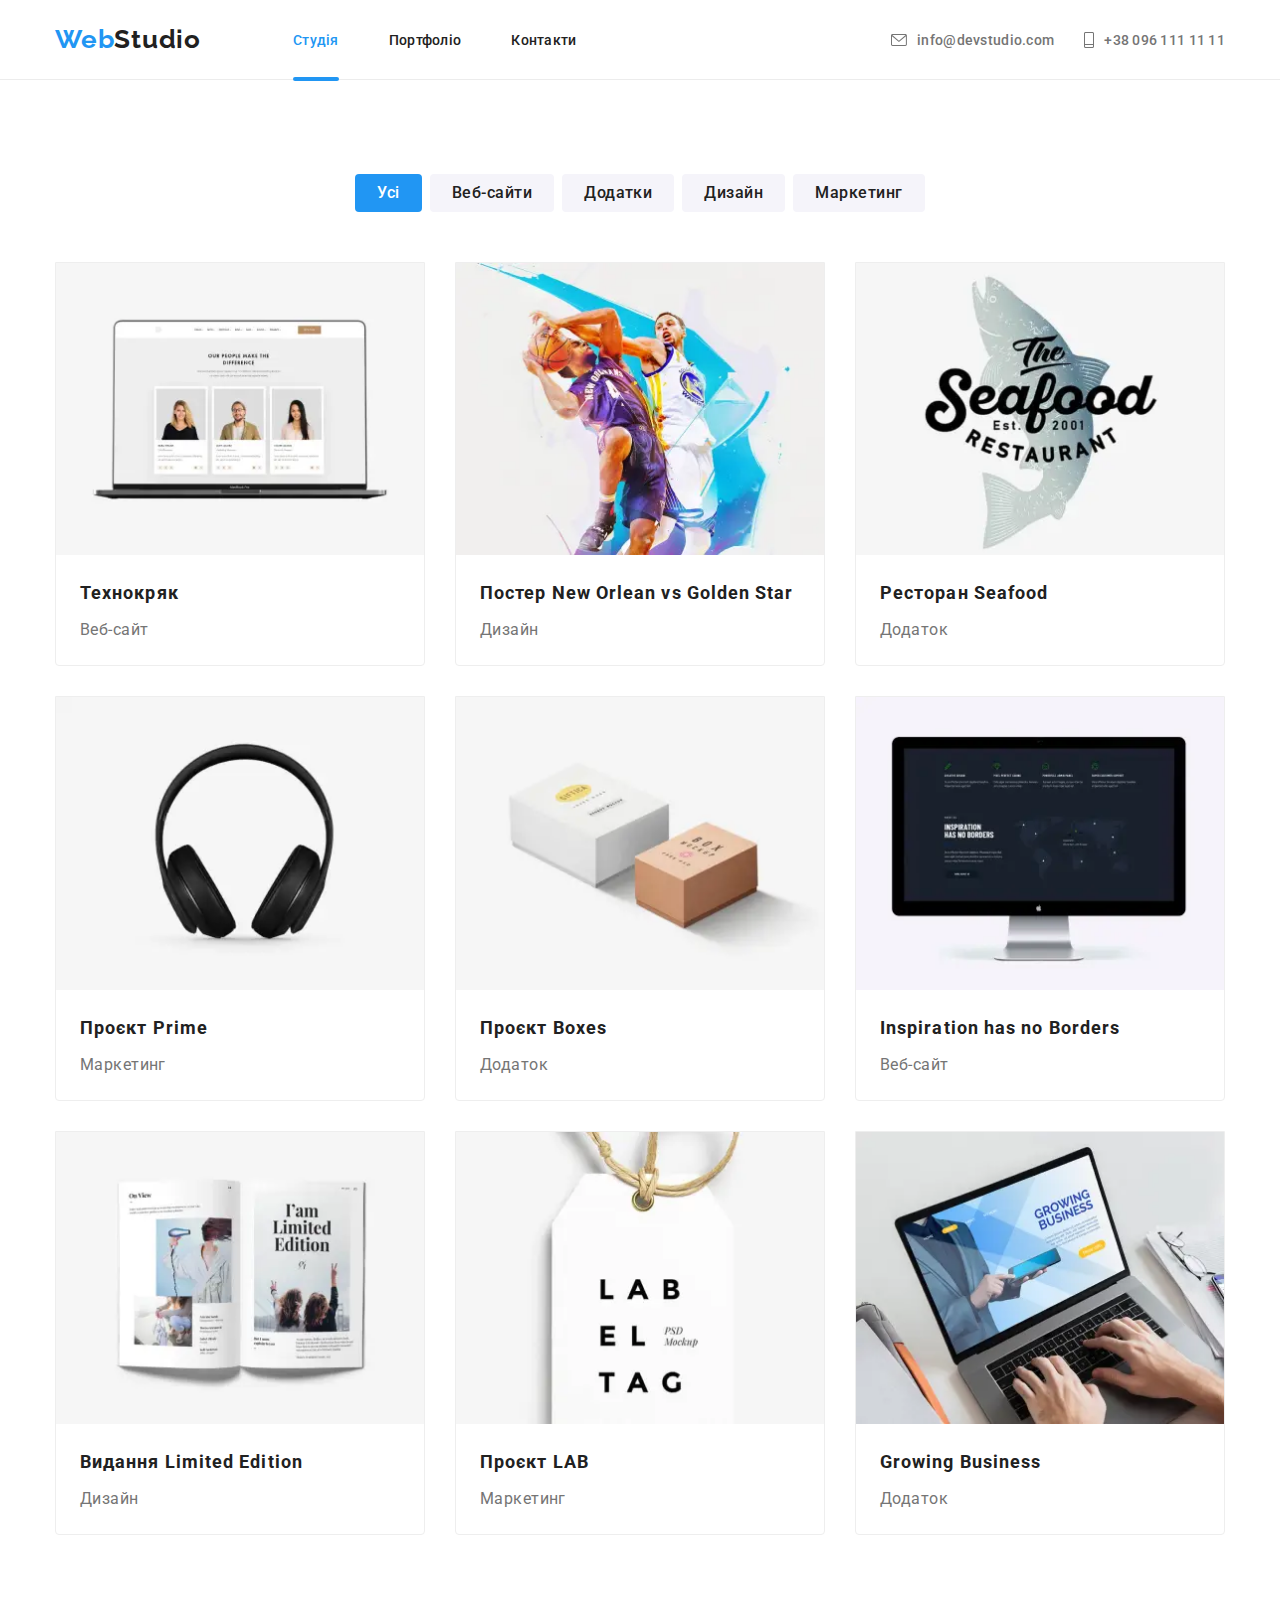
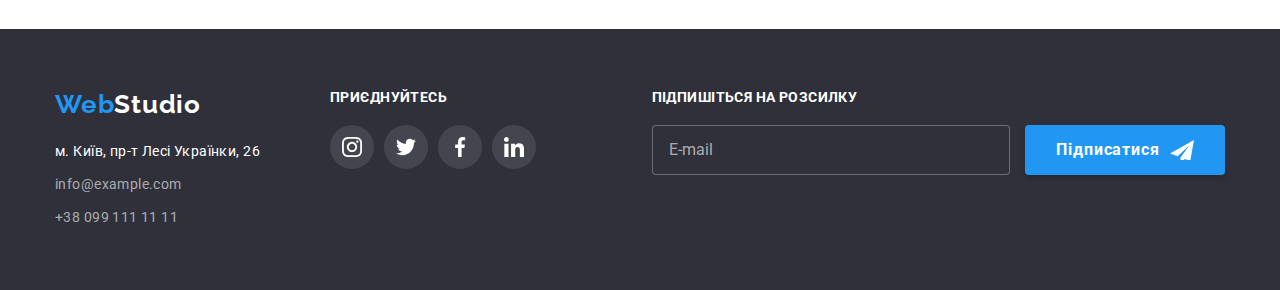
<file: portfolio.html>
<!DOCTYPE html>
<html lang="uk">
  <head>
    <meta charset="UTF-8" />
    <meta http-equiv="X-UA-Compatible" content="IE=edge" />
    <meta name="viewport" content="width=device-width, initial-scale=1.0" />
    <title>WebStudio-8</title>

    <link
      href="https://fonts.googleapis.com/css2?family=Raleway:wght@700&family=Roboto:wght@400;500;700;900&display=swap"
      rel="stylesheet"
    />
    <link
      rel="stylesheet"
      href="https://cdnjs.cloudflare.com/ajax/libs/modern-normalize/1.1.0/modern-normalize.min.css"
    />
    <link rel="stylesheet" href="./css/main.min.css" />
  </head>
  <body style="overflow-x: hidden">
    <!--Header-->
    <header class="header">
      <div class="header-container">
        <nav class="site-nav">
          <a href="./index.html" class="site-nav__logo">
            <span class="site-nav__logo-span">Web</span>Studio
          </a>
          <ul class="site-nav__list">
            <li class="site-nav__item">
              <a
                href="./index.html"
                class="site-nav__link site-nav__link--current"
                >Студія</a
              >
            </li>
            <li class="site-nav__item">
              <a href="./portfolio.html" class="site-nav__link">Портфоліо</a>
            </li>
            <li class="site-nav__item">
              <a href="" class="site-nav__link">Контакти</a>
            </li>
          </ul>
        </nav>

        <div class="contact">
          <ul class="header-contact__list">
            <li class="header-contact__item">
              <a href="mailto:info@devstudio.com" class="header-contact__link">
                <svg class="header-contact__icon" width="16" height="12">
                  <use href="./images/icons/header/header.svg#mailto"></use>
                </svg>
                info@devstudio.com
              </a>
            </li>
            <li class="header-contact__item">
              <a href="tel:+380961111111" class="header-contact__link">
                <svg class="header-contact__icon" width="10" height="16">
                  <use href="./images/icons/header/header.svg#tel"></use>
                </svg>
                +38 096 111 11 11
              </a>
            </li>
          </ul>
        </div>

        <button
          type="button"
          class="burger__btn burger__btn--opened js-open-menu"
          aria-expanded="false"
          aria-controls="mobile-menu-container"
        >
          <svg
            class="burger__icon"
            width="40"
            height="40"
            aria-label="Перемикач мобільного меню"
          >
            <use
              class="burger__use burger__use--opened"
              href="./images/icons/mobile/mobile.svg#menu-40px"
            ></use>
          </svg>
        </button>

        <div class="mobile-menu js-menu-container">
          <div class="menu-container" id="mobile-menu-container">
            <button
              type="button"
              class="burger__btn burger__btn--closed is-close js-close-menu"
              aria-expanded="false"
              aria-controls="mobile-menu-container"
            >
              <svg
                class="burger__icon"
                width="40"
                height="40"
                aria-label="Перемикач мобільного меню"
              >
                <use
                  class="burger__use burger__use--crossed"
                  href="./images/icons/mobile/mobile.svg#close-40px"
                ></use>
              </svg>
            </button>

            <ul class="mobile-nav__list">
              <li class="mobile-nav__item">
                <a
                  href="./index.html"
                  class="mobile-nav__link mobile-nav__link--current"
                  >Студія</a
                >
              </li>
              <li class="mobile-nav__item">
                <a href="./portfolio.html" class="mobile-nav__link"
                  >Портфоліо</a
                >
              </li>
              <li class="mobile-nav__item">
                <a href="" class="mobile-nav__link">Контакти</a>
              </li>
            </ul>

            <ul class="mobile-contact__list">
              <li class="mobile-contact__item">
                <a href="tel:+380961111111" class="mobile-contact__link">
                  +38 096 111 11 11
                </a>
              </li>
              <li class="mobile-contact__item">
                <a
                  href="mailto:info@devstudio.com"
                  class="mobile-contact__link"
                >
                  info@devstudio.com
                </a>
              </li>
            </ul>

            <ul class="mobile-socials">
              <li class="mobile-socials__item">
                <a
                  class="mobile-socials__link"
                  href="https://www.instagram.com/"
                >
                  Instagram
                </a>
              </li>
              <li class="mobile-socials__item">
                <a class="mobile-socials__link" href="https://www.twitter.com/">
                  Twitter
                </a>
              </li>
              <li class="mobile-socials__item">
                <a
                  class="mobile-socials__link"
                  href="https://www.facebook.com/"
                >
                  Facebook
                </a>
              </li>
              <li class="mobile-socials__item">
                <a
                  class="mobile-socials__link"
                  href="https://www.linkedin.com/"
                >
                  LinkedIn
                </a>
              </li>
            </ul>
          </div>
        </div>
      </div>
    </header>

    <main>
      <section class="portfolio">
        <div class="portfolio-container">
          <h1 class="portfolio__title">Портфоліо</h1>
          <ul class="filtration__list">
            <li class="filtration__item">
              <button
                type="button"
                class="filtration__button filtration__button--current"
              >
                Усі
              </button>
            </li>
            <li class="filtration__item">
              <button type="button" class="filtration__button">
                Веб-сайти
              </button>
            </li>
            <li class="filtration__item">
              <button type="button" class="filtration__button">Додатки</button>
            </li>
            <li class="filtration__item">
              <button type="button" class="filtration__button">Дизайн</button>
            </li>
            <li class="filtration__item">
              <button type="button" class="filtration__button">
                Маркетинг
              </button>
            </li>
          </ul>

          <ul class="works__list">
            <li class="works-list__item">
              <div class="work-overlay">
                <a href="" class="work-overlay__link">
                  <div class="work-description">
                    <picture>
                      <source
                        srcset="
                          ./images/webp/desktop/portfolio/portfolio-01.webp    1x,
                          ./images/webp/desktop/portfolio/portfolio-01@2x.webp 2x
                        "
                        media="(min-width: 1200px)"
                        type="image/webp"
                      />
                      <source
                        srcset="
                          ./images/jpeg/desktop/portfolio/portfolio-01.jpg    1x,
                          ./images/jpeg/desktop/portfolio/portfolio-01@2x.jpg 2x
                        "
                        media="(min-width: 1200px)"
                      />
                      <source
                        srcset="
                          ./images/webp/tablet/portfolio/portfolio-01.webp    1x,
                          ./images/webp/tablet/portfolio/portfolio-01@2x.webp 2x
                        "
                        media="(min-width: 768px)"
                        type="image/webp"
                      />
                      <source
                        srcset="
                          ./images/jpeg/tablet/portfolio/portfolio-01.jpg    1x,
                          ./images/jpeg/tablet/portfolio/portfolio-01@2x.jpg 2x
                        "
                        media="(min-width: 768px)"
                      />
                      <source
                        srcset="
                          ./images/webp/mobile/portfolio/portfolio-01.webp    1x,
                          ./images/webp/mobile/portfolio/portfolio-01@2x.webp 2x
                        "
                        media="(max-width: 767px)"
                        type="image/webp"
                      />
                      <source
                        srcset="
                          ./images/jpeg/mobile/portfolio/portfolio-01.jpg    1x,
                          ./images/jpeg/mobile/portfolio/portfolio-01@2x.jpg 2x
                        "
                        media="(max-width: 767px)"
                      />
                      <img
                        class="work__img"
                        src="./images/jpeg/mobile/portfolio/portfolio-01.jpg"
                        alt="Макет сайту на ноутбуці"
                      />
                    </picture>

                    <div class="work-overlay__description">
                      <p class="work-overlay__text">
                        Ресурс пропонує комплексні пропозиції з різним рівнем
                        функціоналу та сервісів. Все це дозволить відвідувачу
                        отримати вичерпні відомості про компанію чи приватну
                        особу.
                      </p>
                    </div>
                  </div>
                  <div class="work-cards">
                    <h2 class="work-cards__title">Технокряк</h2>
                    <p class="work-cards__text">Веб-сайт</p>
                  </div>
                </a>
              </div>
            </li>
            <li class="works-list__item">
              <div class="work-overlay">
                <a href="" class="work-overlay__link">
                  <div class="work-description">
                    <picture>
                      <source
                        srcset="
                          ./images/webp/desktop/portfolio/portfolio-02.webp    1x,
                          ./images/webp/desktop/portfolio/portfolio-02@2x.webp 2x
                        "
                        media="(min-width: 1200px)"
                        type="image/webp"
                      />
                      <source
                        srcset="
                          ./images/jpeg/desktop/portfolio/portfolio-02.jpg    1x,
                          ./images/jpeg/desktop/portfolio/portfolio-02@2x.jpg 2x
                        "
                        media="(min-width: 1200px)"
                      />
                      <source
                        srcset="
                          ./images/webp/tablet/portfolio/portfolio-02.webp    1x,
                          ./images/webp/tablet/portfolio/portfolio-02@2x.webp 2x
                        "
                        media="(min-width: 768px)"
                        type="image/webp"
                      />
                      <source
                        srcset="
                          ./images/jpeg/tablet/portfolio/portfolio-02.jpg    1x,
                          ./images/jpeg/tablet/portfolio/portfolio-02@2x.jpg 2x
                        "
                        media="(min-width: 768px)"
                      />
                      <source
                        srcset="
                          ./images/webp/mobile/portfolio/portfolio-02.webp    1x,
                          ./images/webp/mobile/portfolio/portfolio-02@2x.webp 2x
                        "
                        media="(max-width: 767px)"
                        type="image/webp"
                      />
                      <source
                        srcset="
                          ./images/jpeg/mobile/portfolio/portfolio-02.jpg    1x,
                          ./images/jpeg/mobile/portfolio/portfolio-02@2x.jpg 2x
                        "
                        media="(max-width: 767px)"
                      />
                      <img
                        class="work__img"
                        src="./images/jpeg/mobile/portfolio/portfolio-02.jpg"
                        alt="Два баскетболісти та мʼяч"
                      />
                    </picture>
                    <div class="work-overlay__description">
                      <p class="work-overlay__text">
                        Ресурс пропонує комплексні пропозиції з різним рівнем
                        функціоналу та сервісів. Все це дозволить відвідувачу
                        отримати вичерпні відомості про компанію чи приватну
                        особу.
                      </p>
                    </div>
                  </div>
                  <div class="work-cards">
                    <h2 class="work-cards__title">
                      Постер New Orlean vs Golden Star
                    </h2>
                    <p class="work-cards__text">Дизайн</p>
                  </div>
                </a>
              </div>
            </li>
            <li class="works-list__item">
              <div class="work-overlay">
                <a href="" class="work-overlay__link">
                  <div class="work-description">
                    <picture>
                      <source
                        srcset="
                          ./images/webp/desktop/portfolio/portfolio-03.webp    1x,
                          ./images/webp/desktop/portfolio/portfolio-03@2x.webp 2x
                        "
                        media="(min-width: 1200px)"
                        type="image/webp"
                      />
                      <source
                        srcset="
                          ./images/jpeg/desktop/portfolio/portfolio-03.jpg    1x,
                          ./images/jpeg/desktop/portfolio/portfolio-03@2x.jpg 2x
                        "
                        media="(min-width: 1200px)"
                      />
                      <source
                        srcset="
                          ./images/webp/tablet/portfolio/portfolio-03.webp    1x,
                          ./images/webp/tablet/portfolio/portfolio-03@2x.webp 2x
                        "
                        media="(min-width: 768px)"
                        type="image/webp"
                      />
                      <source
                        srcset="
                          ./images/jpeg/tablet/portfolio/portfolio-03.jpg    1x,
                          ./images/jpeg/tablet/portfolio/portfolio-03@2x.jpg 2x
                        "
                        media="(min-width: 768px)"
                      />
                      <source
                        srcset="
                          ./images/webp/mobile/portfolio/portfolio-03.webp    1x,
                          ./images/webp/mobile/portfolio/portfolio-03@2x.webp 2x
                        "
                        media="(max-width: 767px)"
                        type="image/webp"
                      />
                      <source
                        srcset="
                          ./images/jpeg/mobile/portfolio/portfolio-03.jpg    1x,
                          ./images/jpeg/mobile/portfolio/portfolio-03@2x.jpg 2x
                        "
                        media="(max-width: 767px)"
                      />
                      <img
                        class="work__img"
                        src="./images/jpeg/mobile/portfolio/portfolio-03.jpg"
                        alt="Лого рибного ресторану"
                      />
                    </picture>
                    <div class="work-overlay__description">
                      <p class="work-overlay__text">
                        Ресурс пропонує комплексні пропозиції з різним рівнем
                        функціоналу та сервісів. Все це дозволить відвідувачу
                        отримати вичерпні відомості про компанію чи приватну
                        особу.
                      </p>
                    </div>
                  </div>
                  <div class="work-cards">
                    <h2 class="work-cards__title">Ресторан Seafood</h2>
                    <p class="work-cards__text">Додаток</p>
                  </div>
                </a>
              </div>
            </li>
            <li class="works-list__item">
              <div class="work-overlay">
                <a href="" class="work-overlay__link">
                  <div class="work-description">
                    <picture>
                      <source
                        srcset="
                          ./images/webp/desktop/portfolio/portfolio-04.webp    1x,
                          ./images/webp/desktop/portfolio/portfolio-04@2x.webp 2x
                        "
                        media="(min-width: 1200px)"
                        type="image/webp"
                      />
                      <source
                        srcset="
                          ./images/jpeg/desktop/portfolio/portfolio-04.jpg    1x,
                          ./images/jpeg/desktop/portfolio/portfolio-04@2x.jpg 2x
                        "
                        media="(min-width: 1200px)"
                      />
                      <source
                        srcset="
                          ./images/webp/tablet/portfolio/portfolio-04.webp    1x,
                          ./images/webp/tablet/portfolio/portfolio-04@2x.webp 2x
                        "
                        media="(min-width: 768px)"
                        type="image/webp"
                      />
                      <source
                        srcset="
                          ./images/jpeg/tablet/portfolio/portfolio-04.jpg    1x,
                          ./images/jpeg/tablet/portfolio/portfolio-04@2x.jpg 2x
                        "
                        media="(min-width: 768px)"
                      />
                      <source
                        srcset="
                          ./images/webp/mobile/portfolio/portfolio-04.webp    1x,
                          ./images/webp/mobile/portfolio/portfolio-04@2x.webp 2x
                        "
                        media="(max-width: 767px)"
                        type="image/webp"
                      />
                      <source
                        srcset="
                          ./images/jpeg/mobile/portfolio/portfolio-04.jpg    1x,
                          ./images/jpeg/mobile/portfolio/portfolio-04@2x.jpg 2x
                        "
                        media="(max-width: 767px)"
                      />
                      <img
                        class="work__img"
                        src="./images/jpeg/mobile/portfolio/portfolio-04.jpg"
                        alt="Навушники"
                      />
                    </picture>
                    <div class="work-overlay__description">
                      <p class="work-overlay__text">
                        Ресурс пропонує комплексні пропозиції з різним рівнем
                        функціоналу та сервісів. Все це дозволить відвідувачу
                        отримати вичерпні відомості про компанію чи приватну
                        особу.
                      </p>
                    </div>
                  </div>
                  <div class="work-cards">
                    <h2 class="work-cards__title">Проєкт Prime</h2>
                    <p class="work-cards__text">Маркетинг</p>
                  </div>
                </a>
              </div>
            </li>
            <li class="works-list__item">
              <div class="work-overlay">
                <a href="" class="work-overlay__link">
                  <div class="work-description">
                    <picture>
                      <source
                        srcset="
                          ./images/webp/desktop/portfolio/portfolio-05.webp    1x,
                          ./images/webp/desktop/portfolio/portfolio-05@2x.webp 2x
                        "
                        media="(min-width: 1200px)"
                        type="image/webp"
                      />
                      <source
                        srcset="
                          ./images/jpeg/desktop/portfolio/portfolio-05.jpg    1x,
                          ./images/jpeg/desktop/portfolio/portfolio-05@2x.jpg 2x
                        "
                        media="(min-width: 1200px)"
                      />
                      <source
                        srcset="
                          ./images/webp/tablet/portfolio/portfolio-05.webp    1x,
                          ./images/webp/tablet/portfolio/portfolio-05@2x.webp 2x
                        "
                        media="(min-width: 768px)"
                        type="image/webp"
                      />
                      <source
                        srcset="
                          ./images/jpeg/tablet/portfolio/portfolio-05.jpg    1x,
                          ./images/jpeg/tablet/portfolio/portfolio-05@2x.jpg 2x
                        "
                        media="(min-width: 768px)"
                      />
                      <source
                        srcset="
                          ./images/webp/mobile/portfolio/portfolio-05.webp    1x,
                          ./images/webp/mobile/portfolio/portfolio-05@2x.webp 2x
                        "
                        media="(max-width: 767px)"
                        type="image/webp"
                      />
                      <source
                        srcset="
                          ./images/jpeg/mobile/portfolio/portfolio-05.jpg    1x,
                          ./images/jpeg/mobile/portfolio/portfolio-05@2x.jpg 2x
                        "
                        media="(max-width: 767px)"
                      />
                      <img
                        class="work__img"
                        src="./images/jpeg/mobile/portfolio/portfolio-05.jpg"
                        alt="Макет двух боксів"
                      />
                    </picture>
                    <div class="work-overlay__description">
                      <p class="work-overlay__text">
                        Ресурс пропонує комплексні пропозиції з різним рівнем
                        функціоналу та сервісів. Все це дозволить відвідувачу
                        отримати вичерпні відомості про компанію чи приватну
                        особу.
                      </p>
                    </div>
                  </div>
                  <div class="work-cards">
                    <h2 class="work-cards__title">Проєкт Boxes</h2>
                    <p class="work-cards__text">Додаток</p>
                  </div>
                </a>
              </div>
            </li>
            <li class="works-list__item">
              <div class="work-overlay">
                <a href="" class="work-overlay__link">
                  <div class="work-description">
                    <picture>
                      <source
                        srcset="
                          ./images/webp/desktop/portfolio/portfolio-06.webp    1x,
                          ./images/webp/desktop/portfolio/portfolio-06@2x.webp 2x
                        "
                        media="(min-width: 1200px)"
                        type="image/webp"
                      />
                      <source
                        srcset="
                          ./images/jpeg/desktop/portfolio/portfolio-06.jpg    1x,
                          ./images/jpeg/desktop/portfolio/portfolio-06@2x.jpg 2x
                        "
                        media="(min-width: 1200px)"
                      />
                      <source
                        srcset="
                          ./images/webp/tablet/portfolio/portfolio-06.webp    1x,
                          ./images/webp/tablet/portfolio/portfolio-06@2x.webp 2x
                        "
                        media="(min-width: 768px)"
                        type="image/webp"
                      />
                      <source
                        srcset="
                          ./images/jpeg/tablet/portfolio/portfolio-06.jpg    1x,
                          ./images/jpeg/tablet/portfolio/portfolio-06@2x.jpg 2x
                        "
                        media="(min-width: 768px)"
                      />
                      <source
                        srcset="
                          ./images/webp/mobile/portfolio/portfolio-06.webp    1x,
                          ./images/webp/mobile/portfolio/portfolio-06@2x.webp 2x
                        "
                        media="(max-width: 767px)"
                        type="image/webp"
                      />
                      <source
                        srcset="
                          ./images/jpeg/mobile/portfolio/portfolio-06.jpg    1x,
                          ./images/jpeg/mobile/portfolio/portfolio-06@2x.jpg 2x
                        "
                        media="(max-width: 767px)"
                      />
                      <img
                        class="work__img"
                        src="./images/jpeg/mobile/portfolio/portfolio-06.jpg"
                        alt="Монітор з зображенням сайту"
                      />
                    </picture>
                    <div class="work-overlay__description">
                      <p class="work-overlay__text">
                        Ресурс пропонує комплексні пропозиції з різним рівнем
                        функціоналу та сервісів. Все це дозволить відвідувачу
                        отримати вичерпні відомості про компанію чи приватну
                        особу.
                      </p>
                    </div>
                  </div>
                  <div class="work-cards">
                    <h2 class="work-cards__title">
                      Inspiration has no Borders
                    </h2>
                    <p class="work-cards__text">Веб-сайт</p>
                  </div>
                </a>
              </div>
            </li>
            <li class="works-list__item">
              <div class="work-overlay">
                <a href="" class="work-overlay__link">
                  <div class="work-description">
                    <picture>
                      <source
                        srcset="
                          ./images/webp/desktop/portfolio/portfolio-07.webp    1x,
                          ./images/webp/desktop/portfolio/portfolio-07@2x.webp 2x
                        "
                        media="(min-width: 1200px)"
                        type="image/webp"
                      />
                      <source
                        srcset="
                          ./images/jpeg/desktop/portfolio/portfolio-07.jpg    1x,
                          ./images/jpeg/desktop/portfolio/portfolio-07@2x.jpg 2x
                        "
                        media="(min-width: 1200px)"
                      />
                      <source
                        srcset="
                          ./images/webp/tablet/portfolio/portfolio-07.webp    1x,
                          ./images/webp/tablet/portfolio/portfolio-07@2x.webp 2x
                        "
                        media="(min-width: 768px)"
                        type="image/webp"
                      />
                      <source
                        srcset="
                          ./images/jpeg/tablet/portfolio/portfolio-07.jpg    1x,
                          ./images/jpeg/tablet/portfolio/portfolio-07@2x.jpg 2x
                        "
                        media="(min-width: 768px)"
                      />
                      <source
                        srcset="
                          ./images/webp/mobile/portfolio/portfolio-07.webp    1x,
                          ./images/webp/mobile/portfolio/portfolio-07@2x.webp 2x
                        "
                        media="(max-width: 767px)"
                        type="image/webp"
                      />
                      <source
                        srcset="
                          ./images/jpeg/mobile/portfolio/portfolio-07.jpg    1x,
                          ./images/jpeg/mobile/portfolio/portfolio-07@2x.jpg 2x
                        "
                        media="(max-width: 767px)"
                      />
                      <img
                        class="work__img"
                        src="./images/jpeg/mobile/portfolio/portfolio-07.jpg"
                        alt="Відкрита книга зі статею"
                      />
                    </picture>
                    <div class="work-overlay__description">
                      <p class="work-overlay__text">
                        Ресурс пропонує комплексні пропозиції з різним рівнем
                        функціоналу та сервісів. Все це дозволить відвідувачу
                        отримати вичерпні відомості про компанію чи приватну
                        особу.
                      </p>
                    </div>
                  </div>
                  <div class="work-cards">
                    <h2 class="work-cards__title">Видання Limited Edition</h2>
                    <p class="work-cards__text">Дизайн</p>
                  </div>
                </a>
              </div>
            </li>
            <li class="works-list__item">
              <div class="work-overlay">
                <a href="" class="work-overlay__link">
                  <div class="work-description">
                    <picture>
                      <source
                        srcset="
                          ./images/webp/desktop/portfolio/portfolio-08.webp    1x,
                          ./images/webp/desktop/portfolio/portfolio-08@2x.webp 2x
                        "
                        media="(min-width: 1200px)"
                        type="image/webp"
                      />
                      <source
                        srcset="
                          ./images/jpeg/desktop/portfolio/portfolio-08.jpg    1x,
                          ./images/jpeg/desktop/portfolio/portfolio-08@2x.jpg 2x
                        "
                        media="(min-width: 1200px)"
                      />
                      <source
                        srcset="
                          ./images/webp/tablet/portfolio/portfolio-08.webp    1x,
                          ./images/webp/tablet/portfolio/portfolio-08@2x.webp 2x
                        "
                        media="(min-width: 768px)"
                        type="image/webp"
                      />
                      <source
                        srcset="
                          ./images/jpeg/tablet/portfolio/portfolio-08.jpg    1x,
                          ./images/jpeg/tablet/portfolio/portfolio-08@2x.jpg 2x
                        "
                        media="(min-width: 768px)"
                      />
                      <source
                        srcset="
                          ./images/webp/mobile/portfolio/portfolio-08.webp    1x,
                          ./images/webp/mobile/portfolio/portfolio-08@2x.webp 2x
                        "
                        media="(max-width: 767px)"
                        type="image/webp"
                      />
                      <source
                        srcset="
                          ./images/jpeg/mobile/portfolio/portfolio-08.jpg    1x,
                          ./images/jpeg/mobile/portfolio/portfolio-08@2x.jpg 2x
                        "
                        media="(max-width: 767px)"
                      />
                      <img
                        class="work__img"
                        src="./images/jpeg/mobile/portfolio/portfolio-08.jpg"
                        alt="Лейбл з логотипом"
                      />
                    </picture>
                    <div class="work-overlay__description">
                      <p class="work-overlay__text">
                        Ресурс пропонує комплексні пропозиції з різним рівнем
                        функціоналу та сервісів. Все це дозволить відвідувачу
                        отримати вичерпні відомості про компанію чи приватну
                        особу.
                      </p>
                    </div>
                  </div>
                  <div class="work-cards">
                    <h2 class="work-cards__title">Проєкт LAB</h2>
                    <p class="work-cards__text">Маркетинг</p>
                  </div>
                </a>
              </div>
            </li>
            <li class="works-list__item">
              <div class="work-overlay">
                <a href="" class="work-overlay__link">
                  <div class="work-description">
                    <picture>
                      <source
                        srcset="
                          ./images/webp/desktop/portfolio/portfolio-09.webp    1x,
                          ./images/webp/desktop/portfolio/portfolio-09@2x.webp 2x
                        "
                        media="(min-width: 1200px)"
                        type="image/webp"
                      />
                      <source
                        srcset="
                          ./images/jpeg/desktop/portfolio/portfolio-09.jpg    1x,
                          ./images/jpeg/desktop/portfolio/portfolio-09@2x.jpg 2x
                        "
                        media="(min-width: 1200px)"
                      />
                      <source
                        srcset="
                          ./images/webp/tablet/portfolio/portfolio-09.webp    1x,
                          ./images/webp/tablet/portfolio/portfolio-09@2x.webp 2x
                        "
                        media="(min-width: 768px)"
                        type="image/webp"
                      />
                      <source
                        srcset="
                          ./images/jpeg/tablet/portfolio/portfolio-09.jpg    1x,
                          ./images/jpeg/tablet/portfolio/portfolio-09@2x.jpg 2x
                        "
                        media="(min-width: 768px)"
                      />
                      <source
                        srcset="
                          ./images/webp/mobile/portfolio/portfolio-09.webp    1x,
                          ./images/webp/mobile/portfolio/portfolio-09@2x.webp 2x
                        "
                        media="(max-width: 767px)"
                        type="image/webp"
                      />
                      <source
                        srcset="
                          ./images/jpeg/mobile/portfolio/portfolio-09.jpg    1x,
                          ./images/jpeg/mobile/portfolio/portfolio-09@2x.jpg 2x
                        "
                        media="(max-width: 767px)"
                      />
                      <img
                        class="work__img"
                        src="./images/jpeg/mobile/portfolio/portfolio-09.jpg"
                        alt="Ноутбук з презентацією"
                      />
                    </picture>
                    <div class="work-overlay__description">
                      <p class="work-overlay__text">
                        Ресурс пропонує комплексні пропозиції з різним рівнем
                        функціоналу та сервісів. Все це дозволить відвідувачу
                        отримати вичерпні відомості про компанію чи приватну
                        особу.
                      </p>
                    </div>
                  </div>
                  <div class="work-cards">
                    <h2 class="work-cards__title">Growing Business</h2>
                    <p class="work-cards__text">Додаток</p>
                  </div>
                </a>
              </div>
            </li>
          </ul>
        </div>
      </section>
    </main>

    <!--Footer-->
    <footer class="footer">
      <div class="footer-container">
        <div class="footer-left">
          <a href="./index.html" class="footer-left__logo">
            <span class="footer-left__logo-span">Web</span>Studio
          </a>

          <address class="address">
            <ul class="address__list">
              <li class="address__item">
                <a
                  href="https://maps.app.goo.gl/2RKLBcvgn1Kz6TnK7?g_st=it"
                  class="address__link"
                  >м. Київ, пр-т Лесі Українки, 26</a
                >
              </li>
              <li class="address__item">
                <a
                  href="mailto:info@example.com"
                  class="address__link address__link--add"
                  >info@example.com</a
                >
              </li>
              <li class="address__item">
                <a
                  href="tel:+380991111111"
                  class="address__link address__link--add"
                  >+38 099 111 11 11</a
                >
              </li>
            </ul>
          </address>
        </div>
        <div class="footer-right">
          <h2 class="footer-right__title">Приєднуйтесь</h2>
          <ul class="footer-right__list">
            <li class="footer-right__item">
              <a
                href="https://www.instagram.com/"
                target="_blank"
                class="footer-right__link"
              >
                <svg class="footer-right__icon">
                  <use href="./images/icons/social/social.svg#instagram"></use>
                </svg>
              </a>
            </li>
            <li class="footer-right__item">
              <a
                href="https://www.twitter.com/"
                target="_blank"
                class="footer-right__link"
              >
                <svg class="footer-right__icon">
                  <use href="./images/icons/social/social.svg#twitter"></use>
                </svg>
              </a>
            </li>
            <li class="footer-right__item">
              <a
                href="https://www.facebook.com/"
                target="_blank"
                class="footer-right__link"
              >
                <svg class="footer-right__icon">
                  <use href="./images/icons/social/social.svg#facebook"></use>
                </svg>
              </a>
            </li>
            <li class="footer-right__item">
              <a
                href="https://www.linkedin.com/"
                target="_blank"
                class="footer-right__link"
              >
                <svg class="footer-right__icon">
                  <use href="./images/icons/social/social.svg#linkedin"></use>
                </svg>
              </a>
            </li>
          </ul>
        </div>
        <div class="footer-subscribe">
          <p class="footer-subscribe__text">Підпишіться на розсилку</p>
          <form action="" class="js-speaker-form">
            <div class="form-footer">
              <label for="mail" class="form-footer__label"></label>
              <input
                type="email"
                name="mail"
                id="mail"
                class="form-footer__input"
                placeholder="E-mail"
              />
              <button type="submit" class="form-footer__button">
                Підписатися
              </button>
            </div>
          </form>
        </div>
      </div>
    </footer>

    <script defer src="js/mobile-menu.js"></script>
  </body>
</html>
</file>
<file: css/main.min.css>
.mobile-socials,.feature__list{margin:0;padding:0;list-style:none}.mobile-socials__link{text-decoration:none}.filtration__button,.form-field__button,.modal__button{border-radius:4px;border-width:0}.portfolio__title,.feature__hidden{position:absolute;width:1px;height:1px;margin:-1px;border:0;padding:0;white-space:nowrap;clip-path:inset(100%);clip:rect(0 0 0 0);overflow:hidden}.footer-right__link,.team-cards__link{display:flex;align-items:center;justify-content:center;width:44px;height:44px;border-radius:50%;color:#afb1b8}.footer-right__icon,.team-cards__icon{width:20px;height:20px;fill:currentColor}body{background-color:#fff;color:#757575;font-family:Roboto,sans-serif;letter-spacing:.03em;font-size:14px;overflow-x:hidden}body.modal-open{overflow:hidden}button{cursor:pointer}html{box-sizing:border-box}*,*::before,*::after{box-sizing:inherit}section{padding:60px 0}@media screen and (min-width: 1200px){section{padding-top:94px;padding-bottom:94px}}img{display:block;max-width:100%}h1,h2,h3,h4,h5,h6,p{margin-top:0;margin-bottom:0}ul{margin:0;padding:0;list-style:none}li{text-decoration:none}a{text-decoration:none}.backdrop{transition:opacity 250ms cubic-bezier(0.4, 0, 0.2, 1),visibility 250ms cubic-bezier(0.4, 0, 0.2, 1);position:fixed;top:0;left:0;width:100%;height:100%;background-color:rgba(0,0,0,.2)}.backdrop.is-hidden{opacity:0;pointer-events:none;visibility:hidden}.modal{transition:transform 250ms cubic-bezier(0.4, 0, 0.2, 1);position:absolute;top:50%;left:50%;background-color:#fff;transform:translate(-50%, -50%) scale(1)}@media screen and (max-width: 450px){.modal{width:90%;padding:0 15px}}@media screen and (max-height: 560px){.modal{left:50%;top:0;transform:translate(-50%, 0%) scale(1)}}.modal__icon{width:11px;height:11px;fill:currentColor}.modal__button{display:flex;align-items:center;justify-content:center;transition:color 250ms cubic-bezier(0.4, 0, 0.2, 1);position:absolute;padding:0;right:8px;top:8px;cursor:pointer;background-color:#fff;border-radius:50%;width:30px;height:30px;border:1px solid rgba(0,0,0,.1)}.modal__button:hover,.modal__button .close-btn:focus{color:#2196f3}.backdrop.is-hidden .modal{transform:translate(-50%, -50%) scale(0.5)}@media screen and (max-height: 560px){.backdrop.is-hidden .modal{transform:translate(-50%, 0%) scale(0.5)}}.modal__button{display:flex;align-items:center;justify-content:center;transition:color 250ms cubic-bezier(0.4, 0, 0.2, 1);position:absolute;padding:0;right:8px;top:8px;cursor:pointer;background-color:#fff;border-radius:50%;width:30px;height:30px;border:1px solid rgba(0,0,0,.1)}.modal__button:hover,.modal__button .close-btn:focus{color:#2196f3}.modal__title{font-size:20px;line-height:1.15;margin-bottom:12px;text-align:center;color:#212121}.modal-form{max-width:100%;padding:40px 20px}@media screen and (min-width: 450px){.modal-form{width:450px;padding:40px}}@media screen and (min-width: 1200px){.modal-form{width:528px;padding:40px}}.form-field{display:flex;flex-direction:column;margin-bottom:10px;position:relative}.form-field--comm{margin-bottom:20px}.form-field--term{margin-bottom:30px}.form-field__label{font-weight:400;font-size:12px;line-height:1.1666666667;letter-spacing:.01em}.form-field__label:not(:last-child){margin-bottom:4px}.form-field__label--term{font-weight:400;font-size:12px;line-height:1.1666666667;letter-spacing:.03em}@media screen and (min-width: 1200px){.form-field__label--term{font-weight:400;font-size:14px;line-height:1.7142857143;letter-spacing:.03em}}.form-field__input{transition:border-color 250ms cubic-bezier(0.4, 0, 0.2, 1);padding:11px 42px;height:40px;width:100%;border:1px solid rgba(33,33,33,.2);border-radius:4px}.form-field__input:focus{outline:none;border-color:#2196f3}.form-field__icon{transition:fill 250ms cubic-bezier(0.4, 0, 0.2, 1);position:absolute;top:50%;left:15px;display:inline-block;width:18px;height:18px}.form-field__icon--check{display:inline-block;width:16px;height:15px;border:2px solid #212121;border-radius:2px;margin-right:7px}.form-field__comment{transition:border-color 250ms cubic-bezier(0.4, 0, 0.2, 1);resize:none;margin:0;padding:12px 16px;height:120px;border:1px solid rgba(33,33,33,.2);border-radius:4px;font-size:12px;line-height:1.17;letter-spacing:.01em}.form-field__comment:focus{border-color:#2196f3;outline:none}.form-field__comment::placeholder{color:rgba(117,117,117,.5)}.form-field__checkbox{position:absolute;width:1px;height:1px;margin:-1px;padding:0;overflow:hidden;border:0;clip:rect(0 0 0 0)}.form-field__checkbox:checked+.form-field__icon--check{background-image:url(../images/icons/modal/term.svg);background-position:center;background-repeat:no-repeat;background-color:#2196f3;background-origin:border-box;border-color:#2196f3}.form-field__link{margin-left:4px;color:#2196f3;text-decoration:underline}.form-field__button{padding:10px 32px;margin:0 auto;display:block;text-align:center;min-width:216px;background-color:#2196f3;color:#fff;box-shadow:0px 4px 4px rgba(0,0,0,.15);cursor:pointer;font-family:inherit;font-weight:700;font-size:16px;line-height:1.88;letter-spacing:.06em}.form .form-field__button:focus,.form .form-field__button:hover{background-color:#188ce8;box-shadow:0px 4px 4px rgba(0,0,0,.15)}.form-field__input:focus~.form-field__icon{fill:#2196f3}.header{background-color:#fff;border-bottom:1px solid #ececec;height:60px;display:flex}.header-container{display:flex;align-items:center;justify-content:space-between;padding:0 15px;padding-top:0;padding-bottom:0;width:100%}@media screen and (min-width: 480px){.header-container{width:480px;margin-left:auto;margin-right:auto}}@media screen and (min-width: 768px){.header-container{width:768px}}@media screen and (min-width: 1200px){.header-container{width:1200px}}@media screen and (min-width: 1200px){.header{height:80px}}.site-nav__logo{font-weight:700;font-size:24px;line-height:1.1666666667;letter-spacing:.03em;font-style:normal;font-family:Raleway,sans-serif;color:#212121}@media screen and (min-width: 1200px){.site-nav__logo{font-weight:700;font-size:26px;line-height:1.1923076923;letter-spacing:.03em}}.site-nav__logo-span{color:#2196f3}.site-nav__list{display:none}.contact{display:none}@media screen and (min-width: 768px){.site-nav{display:flex;align-items:center}.site-nav__logo{font-weight:700;font-size:26px;line-height:1.1923076923;letter-spacing:.03em;font-weight:700;font-size:24px;line-height:1.1666666667;letter-spacing:.03em;font-style:normal;font-family:Raleway,sans-serif;color:#212121;margin-right:88px}}@media screen and (min-width: 768px)and (min-width: 1200px){.site-nav__logo{font-weight:700;font-size:26px;line-height:1.1923076923;letter-spacing:.03em}}@media screen and (min-width: 768px){.site-nav__logo-span{color:#2196f3}}@media screen and (min-width: 768px){.site-nav__list{display:flex}}@media screen and (min-width: 768px){.site-nav__item:not(:last-child){margin-right:50px}}@media screen and (min-width: 768px){.site-nav__link{font-weight:500;font-size:14px;line-height:1.1428571429;letter-spacing:.02em;transition:color 250ms cubic-bezier(0.4, 0, 0.2, 1);position:relative;display:block;padding-top:22px;padding-bottom:22px;color:#212121}.site-nav__link:hover,.site-nav__link:focus{color:#2196f3}.site-nav__link--current{color:#2196f3}.site-nav__link--current::after{position:absolute;display:block;content:"";width:100%;height:4px;background-color:#2196f3;border-radius:2px;bottom:0%;margin-bottom:-1px}}@media screen and (min-width: 768px){.contact{display:block}}@media screen and (min-width: 768px){.header-contact__link{font-weight:500;font-size:12px;line-height:1.1666666667;letter-spacing:.02em;transition:color 250ms cubic-bezier(0.4, 0, 0.2, 1);display:flex;align-items:center;gap:10px;color:#757575}.header-contact__link:hover,.header-contact__link:focus{color:#2196f3}.header-contact__icon{fill:currentColor}}@media screen and (min-width: 1200px){.site-nav__logo{margin-right:92px}.site-nav__link{padding-top:32px;padding-bottom:32px}.header-contact__list{display:flex}.header-contact__link{font-weight:500;font-size:14px;line-height:1.1428571429;letter-spacing:.02em}}@media screen and (min-width: 768px)and (max-width: 1199px){.header-contact__item:not(:last-child){margin-bottom:10px}}@media screen and (min-width: 1200px){.header-contact__item:not(:last-child){margin-right:30px}}.hero{padding:118px 0;background-color:#2f303a;margin:0 auto;background-size:cover;background-repeat:no-repeat;background-position:center;text-align:center;background-color:#2f303a;background-image:linear-gradient(to right, rgba(47, 48, 58, 0.4), rgba(47, 48, 58, 0.4)),url(../images/jpeg/mobile/hero-mobile.jpg)}@media screen and (min-device-pixel-ratio: 2)and (max-width: 767px),screen and (min-resolution: 192dpi)and (max-width: 767px),screen and (min-resolution: 2dppx)and (max-width: 767px){.hero{background-image:linear-gradient(to right, rgba(47, 48, 58, 0.4), rgba(47, 48, 58, 0.4)),url(../images/jpeg/mobile/hero-mobile@2x.jpg)}}@media screen and (min-width: 768px){.hero{background-image:linear-gradient(to right, rgba(47, 48, 58, 0.4), rgba(47, 48, 58, 0.4)),url(../images/jpeg/tablet/hero-tablet.jpg)}}@media screen and (min-device-pixel-ratio: 2)and (min-width: 768px),screen and (min-resolution: 192dpi)and (min-width: 768px),screen and (min-resolution: 2dppx)and (min-width: 768px){.hero{background-image:linear-gradient(to right, rgba(47, 48, 58, 0.4), rgba(47, 48, 58, 0.4)),url(../images/jpeg/tablet/hero-tablet@2x.jpg)}}@media screen and (min-width: 1200px){.hero{background-image:linear-gradient(to right, rgba(47, 48, 58, 0.4), rgba(47, 48, 58, 0.4)),url(../images/jpeg/desktop/hero-desktop.jpg);max-width:1600px;padding-top:200px;padding-bottom:200px}}@media screen and (min-device-pixel-ratio: 2)and (min-width: 1200px),screen and (min-resolution: 192dpi)and (min-width: 1200px),screen and (min-resolution: 2dppx)and (min-width: 1200px){.hero{background-image:linear-gradient(to right, rgba(47, 48, 58, 0.4), rgba(47, 48, 58, 0.4)),url(../images/jpeg/desktop/hero-desktop@2x.jpg)}}.hero__title{font-weight:900;font-size:26px;line-height:1.6153846154;letter-spacing:.06em;max-width:360px;margin-bottom:30px;margin-left:auto;margin-right:auto;text-transform:uppercase;text-align:center;color:#fff}@media screen and (min-width: 1200px){.hero__title{max-width:696px;font-size:44px;line-height:1.36}}.hero__button{transition:background-color 250ms cubic-bezier(0.4, 0, 0.2, 1);display:inline-block;align-items:center;padding:10px 32px;min-width:200px;min-height:50px;font-family:inherit;text-align:center;border-radius:4px;background-color:#2196f3;color:#fff;cursor:pointer;font-weight:700;font-size:16px;line-height:1.875;letter-spacing:.06em;border:none;box-shadow:0 4px 4px rgba(0,0,0,.15)}.hero__button:focus,.hero__button:hover{background-color:#188ce8}.hero-container{padding:0 15px;padding-top:0;padding-bottom:0;width:100%}@media screen and (min-width: 480px){.hero-container{width:480px;margin-left:auto;margin-right:auto}}@media screen and (min-width: 768px){.hero-container{width:768px}}@media screen and (min-width: 1200px){.hero-container{width:1200px}}.feature-container{padding:0 15px;padding-top:0;padding-bottom:0;width:100%}@media screen and (min-width: 480px){.feature-container{width:480px;margin-left:auto;margin-right:auto}}@media screen and (min-width: 768px){.feature-container{width:768px}}@media screen and (min-width: 1200px){.feature-container{width:1200px}}.feature{padding-top:60px;padding-bottom:60px}.feature__list{display:flex;flex-wrap:wrap;gap:30px}.feature-thumb{display:flex;align-items:center;justify-content:center;height:120px;background-color:#f5f4fa;margin-bottom:30px;border-radius:4px}.feature__item{width:100%}@media screen and (min-width: 768px){.feature__item{width:calc((100% - 30px)/2)}}@media screen and (min-width: 1200px){.feature__item{width:calc((100% - 90px)/4)}}.feature__subtitle{font-weight:700;font-size:14px;line-height:1.8571428571;letter-spacing:.03em;margin-bottom:10px;color:#212121;text-transform:uppercase}@media screen and (max-width: 768px){.feature__subtitle{text-align:center}}.feature__text{line-height:1.71}.examples{padding-top:0}@media screen and (max-width: 1199px){.examples{display:none}}.examples-container{padding:0 15px;padding-top:0;padding-bottom:0;width:100%}@media screen and (min-width: 480px){.examples-container{width:480px;margin-left:auto;margin-right:auto}}@media screen and (min-width: 768px){.examples-container{width:768px}}@media screen and (min-width: 1200px){.examples-container{width:1200px}}.examples__title{font-weight:700;font-size:28px;line-height:1.1785714286;letter-spacing:.03em;color:#212121;margin-bottom:30px;text-align:center}@media screen and (min-width: 1200px){.examples__title{font-weight:700;font-size:36px;line-height:1.1666666667;letter-spacing:.03em;margin-bottom:50px}}.examples__list{display:flex;padding-bottom:0;margin-right:0}.examples__item{position:relative}.examples__item:not(:first-child){margin-left:30px}.examples__text{font-weight:700;font-size:14px;line-height:1.1428571429;letter-spacing:.03em;width:100%;position:absolute;bottom:0;left:0;padding:27px 0px;text-align:center;text-transform:uppercase;color:#fff;background-color:rgba(47,48,58,.8)}.team{background-color:#f5f4fa}.team-container{padding:0 15px;padding-top:0;padding-bottom:0;width:100%}@media screen and (min-width: 480px){.team-container{width:480px;margin-left:auto;margin-right:auto}}@media screen and (min-width: 768px){.team-container{width:768px}}@media screen and (min-width: 1200px){.team-container{width:1200px}}.team__title{font-weight:700;font-size:28px;line-height:1.1785714286;letter-spacing:.03em;color:#212121;margin-bottom:30px;text-align:center}@media screen and (min-width: 1200px){.team__title{font-weight:700;font-size:36px;line-height:1.1666666667;letter-spacing:.03em;margin-bottom:50px}}.team-list{display:flex;flex-wrap:wrap;gap:30px;justify-content:center}.team-list__main{display:inline-block;background-color:#fff;box-shadow:0px 1px 3px rgba(0,0,0,.12),0px 1px 1px rgba(0,0,0,.14),0px 2px 1px rgba(0,0,0,.2);border-radius:0px 0px 4px 4px}@media screen and (max-width: 480px){.team__img{max-width:100%;height:auto}}.team-cards{padding-top:30px;padding-bottom:24px}@media screen and (min-width: 1200px){.team-cards{padding-bottom:30px}}.team-cards__subtitle{font-weight:500;font-size:16px;line-height:1.1875;letter-spacing:.03em;margin-bottom:10px;text-align:center;color:#212121}.team-cards__position{margin-bottom:16px;text-align:center;font-size:16px;line-height:1.19}.team-cards__list{display:flex;justify-content:center;gap:10px}.team-cards__link{transition:color 250ms cubic-bezier(0.4, 0, 0.2, 1),background-color 250ms cubic-bezier(0.4, 0, 0.2, 1)}.team-cards__link:hover,.team-cards__link .team .social-link:focus{color:#fff;background-color:#2196f3}.clients-container{padding:0 15px;padding-top:0;padding-bottom:0;width:100%}@media screen and (min-width: 480px){.clients-container{width:480px;margin-left:auto;margin-right:auto}}@media screen and (min-width: 768px){.clients-container{width:768px}}@media screen and (min-width: 1200px){.clients-container{width:1200px}}.clients__title{font-weight:700;font-size:28px;line-height:1.1785714286;letter-spacing:.03em;color:#212121;margin-bottom:30px;text-align:center}@media screen and (min-width: 1200px){.clients__title{font-weight:700;font-size:36px;line-height:1.1666666667;letter-spacing:.03em;margin-bottom:50px}}.clients-list{display:flex;flex-wrap:wrap;gap:30px;justify-content:center}@media screen and (max-width: 480px){.clients-list__item{width:calc((100% - 30px)/2)}}.clients-list__link{transition:border 250ms cubic-bezier(0.4, 0, 0.2, 1),color 250ms cubic-bezier(0.4, 0, 0.2, 1);display:flex;align-items:center;justify-content:center;color:#afb1b8;height:92px;border:1px solid #afb1b8;border-radius:4px}@media screen and (min-width: 480px){.clients-list__link{width:210px}}@media screen and (min-width: 768px){.clients-list__link{width:226px}}@media screen and (min-width: 1200px){.clients-list__link{width:170px}}.clients-list__link:hover,.clients-list__link:focus{border-color:#2196f3;color:#2196f3}.clients-list__icon{width:106px;height:60px;fill:currentColor}.portfolio-container{padding:0 15px;padding-top:0;padding-bottom:0;width:100%}@media screen and (min-width: 480px){.portfolio-container{width:480px;margin-left:auto;margin-right:auto}}@media screen and (min-width: 768px){.portfolio-container{width:768px}}@media screen and (min-width: 1200px){.portfolio-container{width:1200px}}.filtration__list{display:flex;align-items:center;justify-content:center;margin:0 auto;margin-bottom:50px;flex-wrap:wrap;row-gap:15px;column-gap:8px}@media screen and (max-width: 767px){.filtration__list{justify-content:flex-start}}.filtration__button{transition:color 250ms cubic-bezier(0.4, 0, 0.2, 1),background-color 250ms cubic-bezier(0.4, 0, 0.2, 1),box-shadow 250ms cubic-bezier(0.4, 0, 0.2, 1);font-weight:500;font-size:16px;line-height:1.625;letter-spacing:.03em;display:block;align-items:center;padding:6px 22px;min-width:100%;min-height:100%;font-family:inherit;text-align:center;border-radius:4px;background-color:#f5f4fa;color:#212121;cursor:pointer}.filtration__button:hover,.filtration__button:focus{background-color:#2196f3;color:#fff;box-shadow:0px 3px 1px rgba(0,0,0,.1),0px 1px 2px rgba(0,0,0,.08),0px 2px 2px rgba(0,0,0,.12)}.filtration__button--current{background-color:#2196f3;color:#fff}.works__list{display:flex;flex-wrap:wrap;gap:30px}.work-overlay__link{transition:box-shadow 250ms cubic-bezier(0.4, 0, 0.2, 1);height:100%;display:flex;flex-direction:column;border-radius:0px 0px 4px 4px;background:#fff;border:1px solid #eee}@media screen and (min-width: 768px){.work-overlay__link{max-width:354px}}@media screen and (min-width: 1200px){.work-overlay__link{max-width:370px}}.work-overlay__link:hover,.work-overlay__link:focus{box-shadow:0px 3px 1px rgba(0,0,0,.1),0px 1px 2px rgba(0,0,0,.08),0px 2px 2px rgba(0,0,0,.12)}.work-description{position:relative;overflow:hidden}.work-overlay__description{transition:transform 250ms cubic-bezier(0.4, 0, 0.2, 1);position:absolute;width:100%;height:100%;top:0;left:0;background-color:rgba(33,150,243,.9);transform:translateY(101%)}.work-overlay:hover .work-overlay__description,.work-overlay:focus .work-overlay__description{transform:translateY(0)}@media screen and (max-width: 480px){.work__img{max-width:100%;height:auto}}.work-overlay__text{padding:20px 15px;font-size:14px;line-height:1.5;color:#fff;display:block}@media screen and (min-width: 480px){.work-overlay__text{font-size:18px;line-height:1.56;padding:77px 24px}}@media screen and (min-width: 768px){.work-overlay__text{padding-top:49px;padding-bottom:77px}}@media screen and (min-width: 1200px){.work-overlay__text{padding-top:63px;padding-bottom:63px}}.work-cards{padding:20px 24px;flex-grow:1}.work-cards__title{font-weight:700;font-size:18px;line-height:2;letter-spacing:.06em;margin-bottom:4px;color:#212121}@media screen and (min-width: 768px)and (max-width: 1199px){.work-cards__title{max-width:304px}}.work-cards__text{font-size:16px;line-height:1.88;color:#757575}.footer{padding:60px 0;background-color:#2f303a}.footer-container{padding:0 15px;padding-top:0;padding-bottom:0;width:100%}@media screen and (min-width: 480px){.footer-container{width:480px;margin-left:auto;margin-right:auto}}@media screen and (min-width: 768px){.footer-container{width:768px}}@media screen and (min-width: 1200px){.footer-container{width:1200px}}@media screen and (max-width: 767px){.footer-container{text-align:center}}@media screen and (min-width: 768px)and (max-width: 1199px){.footer-container{display:flex;flex-wrap:wrap;justify-content:center;align-items:baseline;column-gap:165px;text-align:center}}@media screen and (min-width: 1200px){.footer-container{justify-content:space-between;flex-wrap:nowrap;gap:0;display:flex}}.footer-left__logo{font-weight:700;font-size:24px;line-height:1.1666666667;letter-spacing:.03em;font-style:normal;font-family:Raleway,sans-serif;color:#fff;display:inline-block;margin-bottom:20px}@media screen and (min-width: 1200px){.footer-left__logo{font-weight:700;font-size:26px;line-height:1.1923076923;letter-spacing:.03em}}.footer-left__logo-span{color:#2196f3}@media screen and (max-width: 1199px){.footer-left{margin-bottom:60px}}@media screen and (min-width: 1200px){.address{text-align:left;margin-bottom:0px;margin-right:70px}}.address__item:not(:last-child){margin-bottom:9px}.address__link{color:#fff;line-height:1.71;font-style:normal}.address__link--add{transition:color 250ms cubic-bezier(0.4, 0, 0.2, 1);color:rgba(255,255,255,.6)}.address__link--add:hover,.address__link--add:focus{color:#2196f3}.footer-right__title{font-weight:700;font-size:14px;line-height:1.1428571429;letter-spacing:.03em;margin-bottom:20px;text-transform:uppercase;color:#fff}.footer-right__list{display:flex;gap:10px;justify-content:center}.footer-right__link{transition:background-color 250ms cubic-bezier(0.4, 0, 0.2, 1);background-color:rgba(255,255,255,.1)}.footer-right__link:hover,.footer-right__link:focus{color:#fff;background-color:#2196f3}.footer-right__icon{fill:#fff}@media screen and (max-width: 1199px){.footer-right{margin-bottom:60px}}@media screen and (min-width: 1200px){.footer-right{margin-right:auto;margin-bottom:0%}}.footer-subscribe__text{font-weight:700;font-size:14px;line-height:1.1428571429;letter-spacing:.03em;display:block;margin-bottom:20px;margin-top:0;text-transform:uppercase;color:#fff}.form-footer__input{transition:#ececec 250ms cubic-bezier(0.4, 0, 0.2, 1);display:block;width:100%;height:50px;margin:0 auto;padding:13px 16px;margin-bottom:20px;border-radius:4px;border:1px solid rgba(255,255,255,.3);background-color:#2f303a;color:#fff}.form-footer__input::placeholder{color:rgba(255,255,255,.6);font-family:inherit;font-size:100%;font-size:16px;line-height:1.15}@media screen and (min-width: 768px){.form-footer__input{width:450px}}@media screen and (min-width: 1200px){.form-footer__input{display:inline-block;margin-bottom:0;margin-right:12px;width:358px}}.form-footer__button{display:inline-flex;align-items:center;padding:8px 29px;min-width:200px;min-height:50px;font-family:inherit;text-align:center;border-radius:4px;background-color:#2196f3;color:#fff;cursor:pointer;display:inline-flex;align-items:center;justify-content:center;transition:background-color 250ms cubic-bezier(0.4, 0, 0.2, 1);font-weight:700;font-size:16px;line-height:1.875;letter-spacing:.06em;border:none;margin:0;box-shadow:0px 4px 4px rgba(0,0,0,.15);font-style:normal}.form-footer__button:hover,.form-footer__button:focus{background-color:#188ce8}.form-footer__button::after{content:"";display:inline-block;width:24px;height:20px;margin-left:10px;background-image:url(../images/icons/footer/send.svg)}.burger__btn{background:rgba(0,0,0,0);border:none;padding:0}.burger__btn--opened{display:flex;align-items:center;justify-content:center;top:10px;right:15px}.burger__btn.is-open .burger__icon-opened{display:none}.burger__btn.is-open .burger__icon-crossed{display:block}.burger__btn--closed{display:flex;align-items:center;justify-content:center;position:absolute;top:10px;right:15px;height:40px;width:40px}.burger__btn:hover .burger__icon,.burger__btn:focus .burger__icon{fill:#2196f3}@media screen and (min-width: 768px){.burger__btn{display:none}}.burger__icon{transition:fill 250ms cubic-bezier(0.4, 0, 0.2, 1);display:block;width:40px;height:40px}.mobile-menu{transition:opacity 250ms cubic-bezier(0.4, 0, 0.2, 1),visibility 250ms cubic-bezier(0.4, 0, 0.2, 1);position:absolute;top:0;left:0;width:100%;height:100vh;background-color:#fff;opacity:0;visibility:hidden;z-index:100;pointer-events:none;overflow-y:scroll}.mobile-menu.is-open{opacity:1;visibility:visible;pointer-events:auto}.menu-container{padding:0 15px;padding-top:0;padding-bottom:0;width:100%;height:100%;position:relative;padding-left:40px;padding-bottom:48px;padding-top:48px;display:flex;flex-direction:column}@media screen and (min-width: 480px){.menu-container{width:480px;margin-left:auto;margin-right:auto}}@media screen and (min-width: 768px){.menu-container{width:768px}}@media screen and (min-width: 1200px){.menu-container{width:1200px}}.mobile-nav__item:not(:last-child){margin-bottom:36px}.mobile-nav__link{transition:color 250ms cubic-bezier(0.4, 0, 0.2, 1);font-weight:500;font-size:40px;line-height:1.175;letter-spacing:.02em;color:#212121}.mobile-nav__link--current{color:#2196f3}.mobile-nav__link:hover,.mobile-nav__link:focus{color:#2196f3}.mobile-contact__list{margin-top:auto;margin-bottom:64px}.mobile-contact__item{font-weight:500;font-size:34px;line-height:1.1764705882;letter-spacing:.02em}.mobile-contact__item:nth-child(1){font-weight:500;font-size:34px;line-height:1.1764705882;letter-spacing:.02em;color:#2196f3}@media screen and (max-width: 380px){.mobile-contact__item:nth-child(1){font-size:28px}}.mobile-contact__item:nth-child(2){font-weight:500;font-size:24px;line-height:1.1666666667;letter-spacing:.02em;color:#757575}@media screen and (max-width: 380px){.mobile-contact__item:nth-child(2){font-size:24px}}.mobile-contact__item:not(:last-child){margin-bottom:32px}.mobile-contact__link{transition:color 250ms cubic-bezier(0.4, 0, 0.2, 1);color:inherit}.mobile-socials{display:flex;flex-wrap:wrap}.mobile-socials__item:not(:last-child){padding-right:10px;margin-right:10px;border-right:1px solid rgba(33,33,33,.2)}.mobile-socials__link{display:inline-block;font-weight:500;font-size:18px;line-height:1.2222222222;letter-spacing:.02em;color:#2196f3}@media screen and (min-width: 768px){.mobile-socials__link{display:none}}@media screen and (min-width: 768px){.mobile-socials{display:none}}/*# sourceMappingURL=main.min.css.map */
</file>
